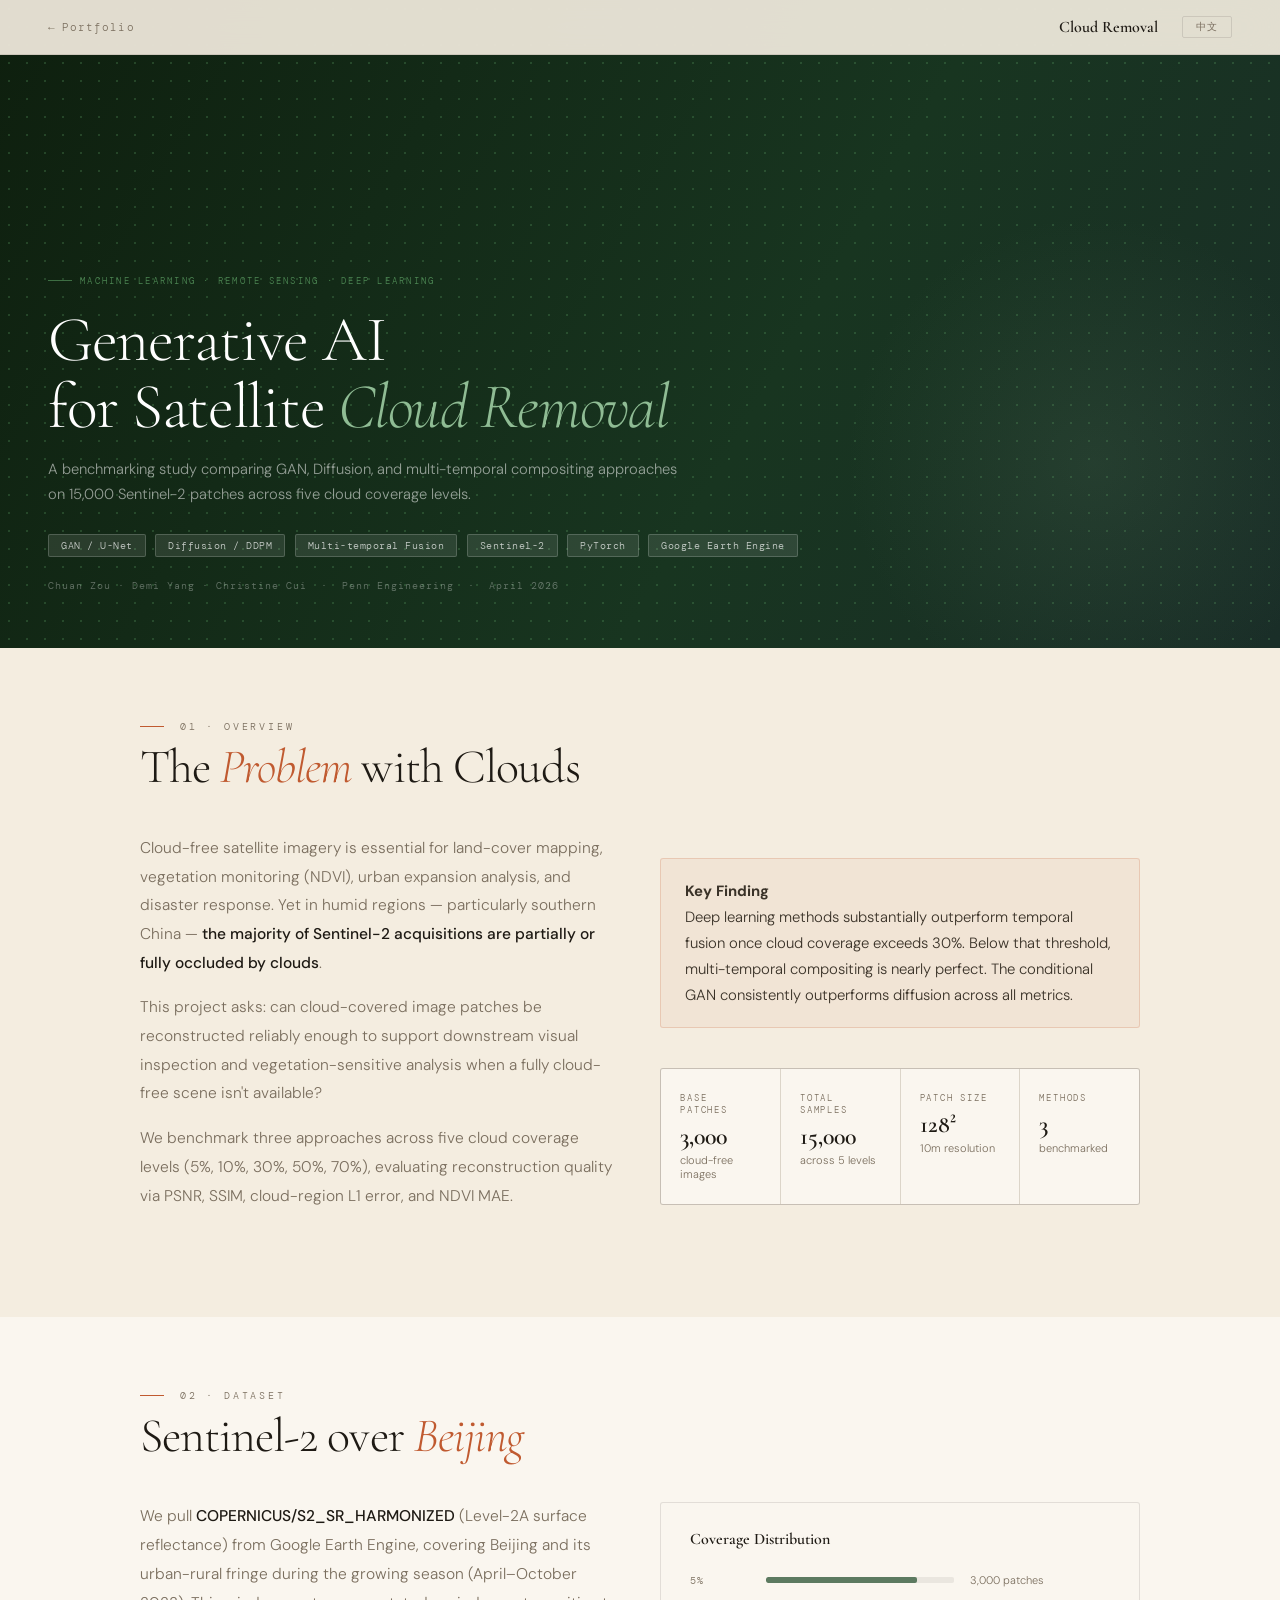
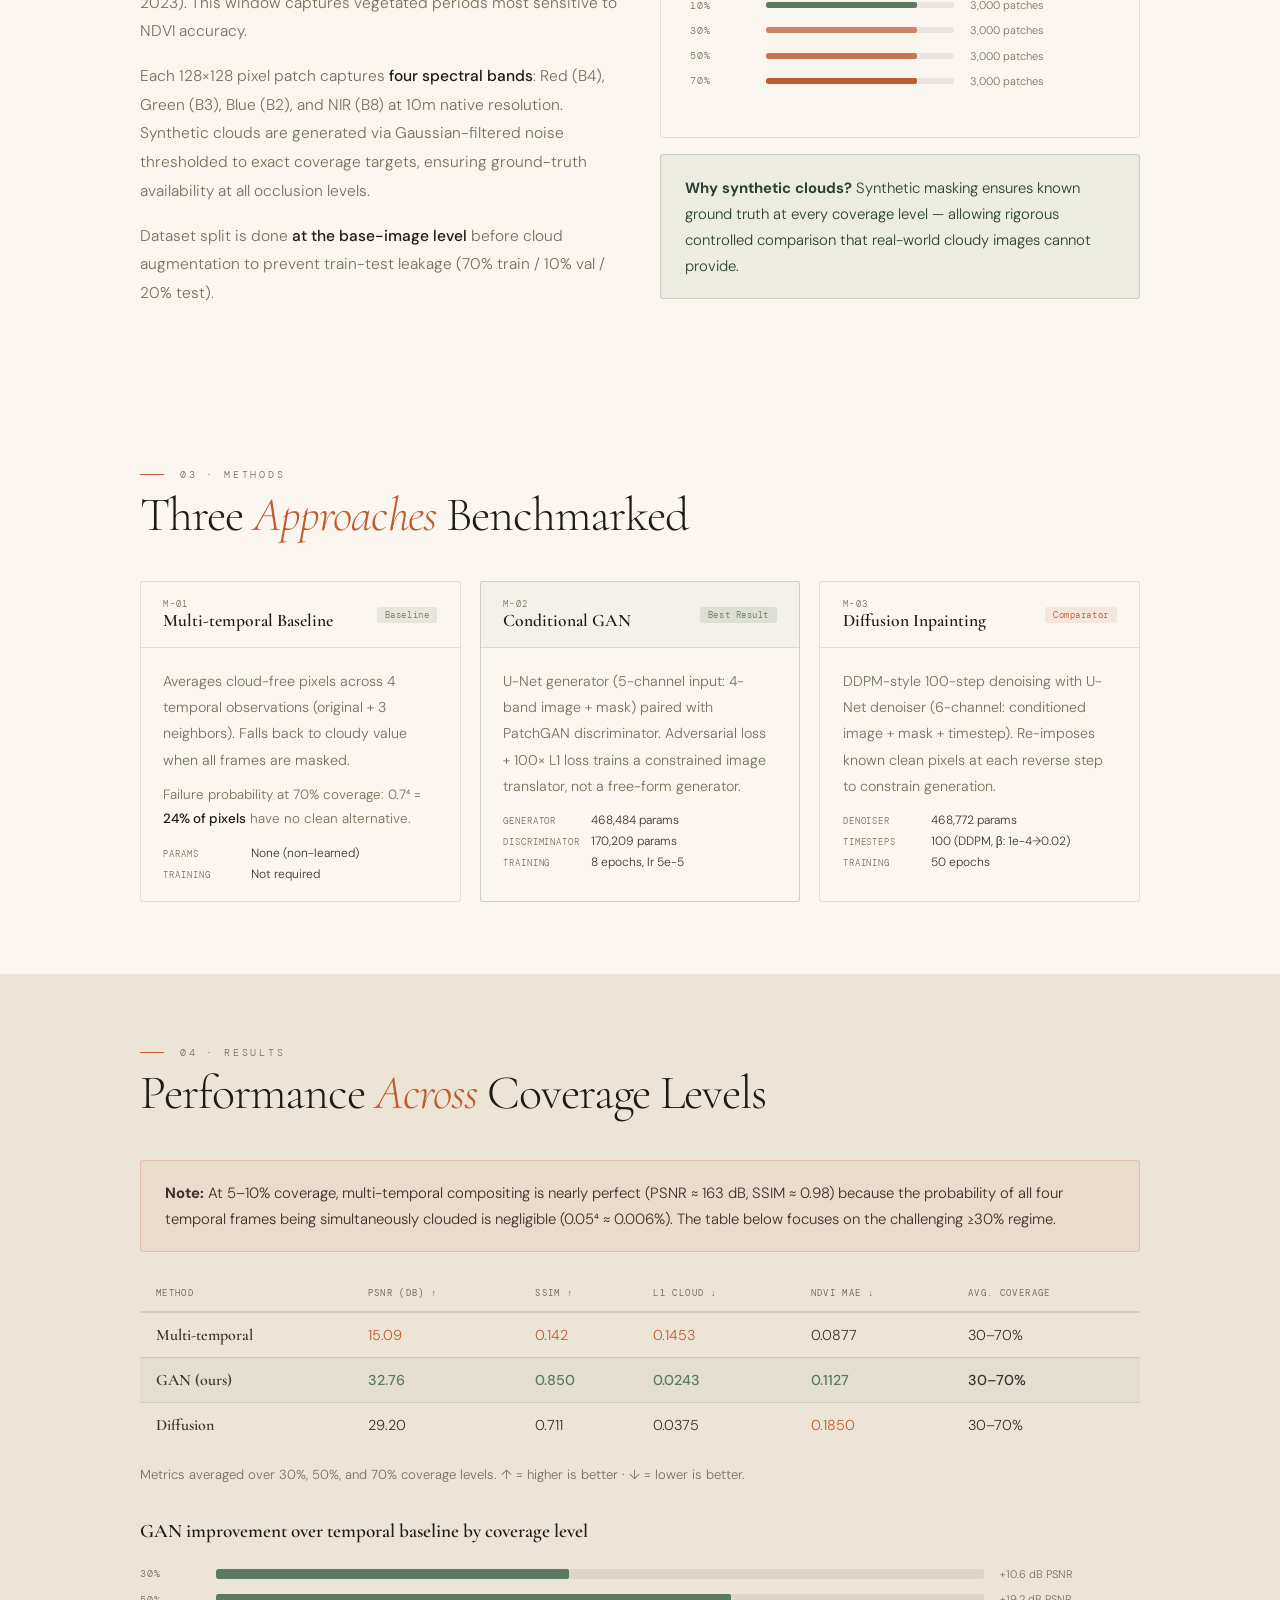
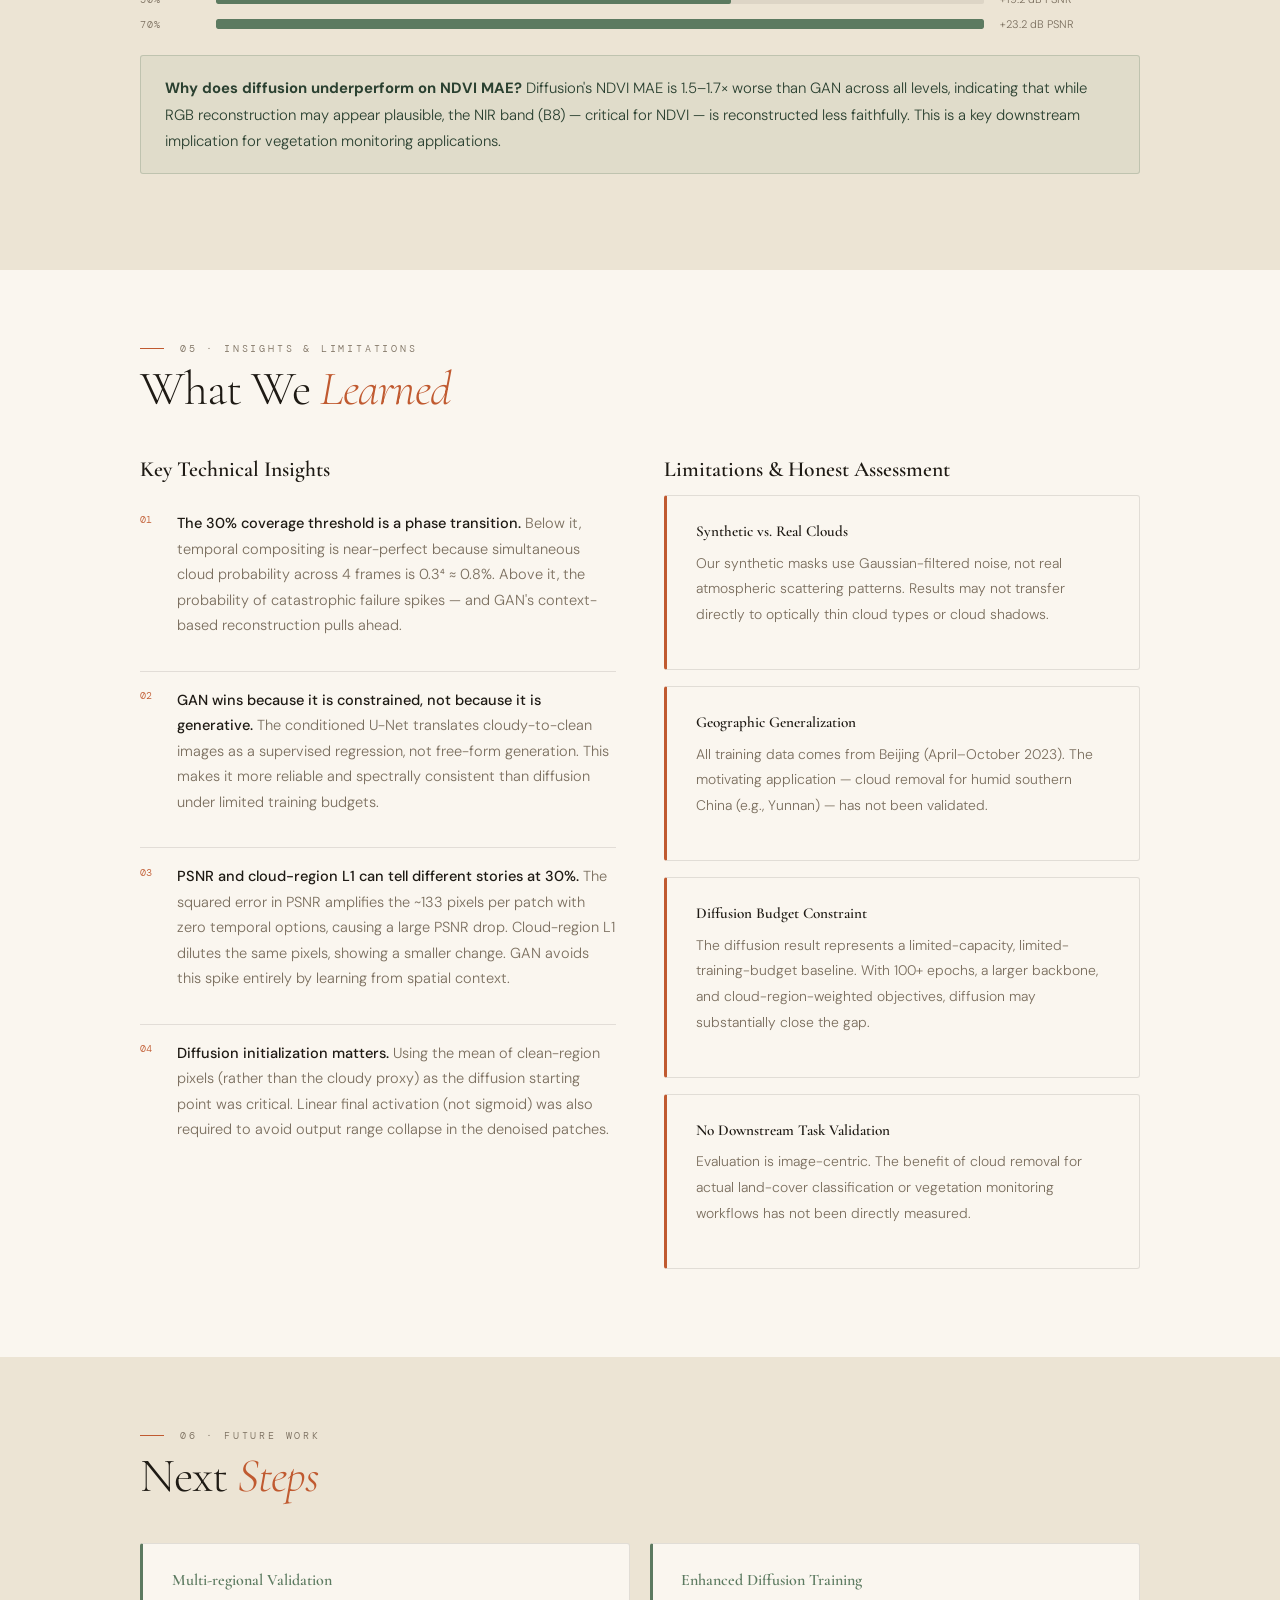
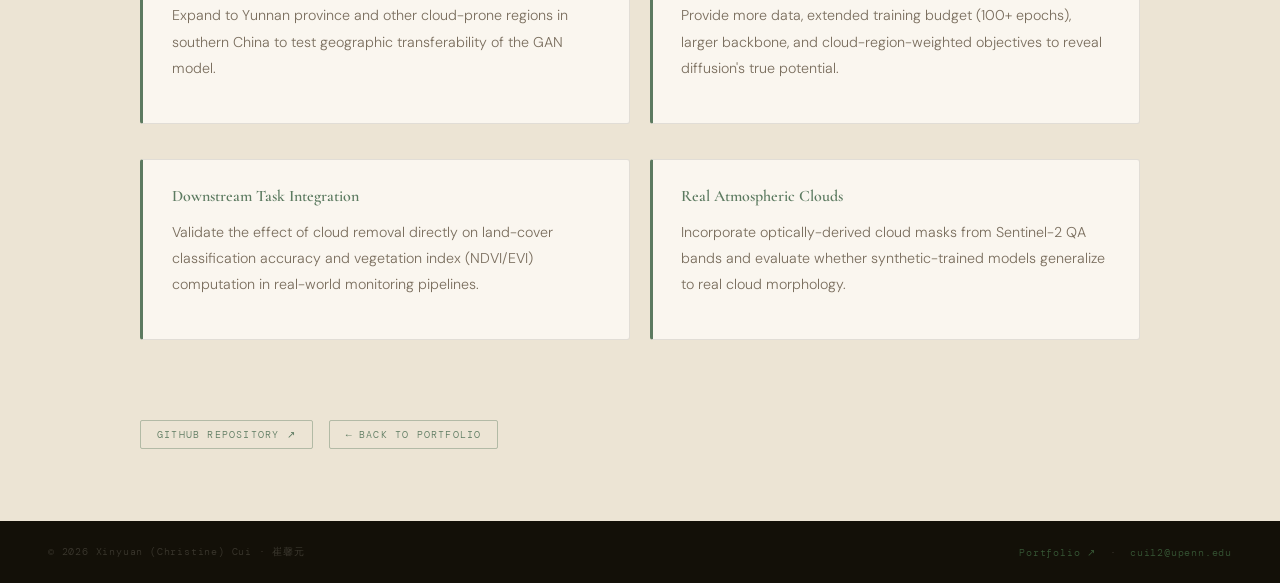
<file: project-cloud-removal.html>
<!DOCTYPE html>
<html lang="en">
<head>
  <meta charset="UTF-8">
  <meta name="viewport" content="width=device-width, initial-scale=1.0">
  <title>Generative AI for Cloud Removal · Christine Cui</title>
  <script>(function(){document.documentElement.classList.add('lang-'+(localStorage.getItem('cc-lang')||'en')+'-active');})();</script>
  <link rel="preconnect" href="https://fonts.googleapis.com">
  <link href="https://fonts.googleapis.com/css2?family=Cormorant+Garamond:ital,wght@0,300;0,400;0,600;1,300;1,500&family=DM+Sans:ital,wght@0,300;0,400;0,500;1,300&family=DM+Mono:wght@300;400&display=swap" rel="stylesheet">
  <style>
    :root {
      --cream:  #f4ede0;
      --cream2: #ece4d4;
      --rust:   #c05a30;
      --sage:   #5c7a60;
      --ink:    #1e1a14;
      --ink2:   #3a3228;
      --muted:  #7a6e5e;
      --border: rgba(30,26,20,.11);
      --white:  #faf6ef;
      --rust-lt:rgba(192,90,48,.1);
      --sage-lt:rgba(92,122,96,.12);
    }
    *,*::before,*::after{margin:0;padding:0;box-sizing:border-box;}
    html{scroll-behavior:smooth;}
    body{background:var(--cream);color:var(--ink);font-family:"DM Sans",sans-serif;font-weight:300;overflow-x:hidden;}

    /* NAV */
    nav{position:fixed;top:0;left:0;right:0;z-index:200;display:flex;justify-content:space-between;align-items:center;padding:1rem 3rem;background:rgba(244,237,224,.92);backdrop-filter:blur(20px);border-bottom:1px solid var(--border);}
    .nav-back{font-family:"DM Mono",monospace;font-size:11px;letter-spacing:.1em;color:var(--muted);text-decoration:none;display:flex;align-items:center;gap:6px;transition:color .2s;}
    .nav-back:hover{color:var(--rust);}
    .nav-right{display:flex;align-items:center;gap:1.5rem;}
    .nav-title{font-family:"Cormorant Garamond",serif;font-size:1rem;font-weight:600;color:var(--ink);}
    .lang-btn{font-family:"DM Mono",monospace;font-size:10px;letter-spacing:.12em;text-transform:uppercase;background:transparent;border:1px solid var(--border);color:var(--muted);padding:5px 13px;cursor:pointer;border-radius:2px;transition:all .18s;line-height:1;}
    .lang-btn:hover{border-color:var(--rust);color:var(--rust);}
    .lang-btn.active-zh{border-color:var(--sage);color:var(--sage);background:var(--sage-lt);}
    html:not(.lang-zh-active) .lang-zh{display:none;}
    html.lang-zh-active .lang-en{display:none;}

    /* HERO */
    .hero{min-height:72vh;background:linear-gradient(120deg,#0e1f0e 0%,#183520 60%,#1a2e28 100%);position:relative;display:flex;align-items:flex-end;padding:0;overflow:hidden;}
    .hero::after{content:"";position:absolute;inset:0;background-image:radial-gradient(rgba(92,160,100,.28) 1px,transparent 1px);background-size:18px 18px;}
    .hero-glow{position:absolute;bottom:-10%;right:-5%;width:500px;height:500px;background:radial-gradient(ellipse,rgba(92,122,96,.18) 0%,transparent 70%);pointer-events:none;}
    .hero-body{position:relative;z-index:2;padding:6rem 3rem 3.5rem;max-width:900px;}
    .hero-kicker{display:inline-flex;align-items:center;gap:8px;font-family:"DM Mono",monospace;font-size:9px;letter-spacing:.25em;text-transform:uppercase;color:rgba(92,160,100,.8);margin-bottom:1.2rem;}
    .hero-kicker::before{content:"";width:24px;height:1px;background:rgba(92,160,100,.6);}
    .hero h1{font-family:"Cormorant Garamond",serif;font-size:clamp(2.2rem,5vw,4rem);font-weight:300;line-height:1.05;letter-spacing:-.02em;color:#fff;margin-bottom:1rem;}
    .hero h1 em{font-style:italic;color:#8fbc94;}
    .hero-sub{font-size:.92rem;color:rgba(255,255,255,.55);max-width:640px;line-height:1.75;margin-bottom:1.6rem;}
    .hero-meta{display:flex;flex-wrap:wrap;gap:.6rem;margin-bottom:1.4rem;}
    .hero-chip{font-family:"DM Mono",monospace;font-size:10px;padding:4px 12px;border-radius:2px;background:rgba(255,255,255,.1);border:1px solid rgba(255,255,255,.18);color:rgba(255,255,255,.75);letter-spacing:.05em;}
    .hero-team{font-family:"DM Mono",monospace;font-size:10px;letter-spacing:.1em;color:rgba(255,255,255,.35);}

    /* SECTIONS */
    section{padding:4.5rem 3rem;}
    .container{max-width:1000px;margin:0 auto;}
    .sec-eyebrow{display:flex;align-items:center;gap:1rem;font-family:"DM Mono",monospace;font-size:10px;letter-spacing:.28em;text-transform:uppercase;color:var(--muted);margin-bottom:.5rem;}
    .sec-eyebrow::before{content:"";width:24px;height:1px;background:var(--rust);}
    h2{font-family:"Cormorant Garamond",serif;font-size:clamp(2rem,4vw,3rem);font-weight:300;letter-spacing:-.02em;line-height:1.1;color:var(--ink);margin-bottom:2.5rem;}
    h2 em{font-style:italic;color:var(--rust);}
    h2 .gr{color:var(--sage);}
    h3{font-family:"Cormorant Garamond",serif;font-size:1.35rem;font-weight:600;color:var(--ink);margin-bottom:.8rem;line-height:1.25;}
    p{color:var(--muted);line-height:1.85;font-size:.97rem;margin-bottom:1rem;}
    p strong{color:var(--ink);font-weight:500;}
    a{color:var(--sage);text-decoration:underline;text-decoration-color:rgba(92,122,96,.3);text-underline-offset:3px;transition:text-decoration-color .2s;}
    a:hover{text-decoration-color:var(--sage);}

    /* OVERVIEW STRIP */
    .overview-strip{display:grid;grid-template-columns:repeat(4,1fr);gap:1px;background:var(--border);border:1px solid var(--border);border-radius:3px;overflow:hidden;margin:2.5rem 0;}
    .ov-item{background:var(--white);padding:1.4rem 1.2rem;}
    .ov-label{font-family:"DM Mono",monospace;font-size:9px;letter-spacing:.2em;text-transform:uppercase;color:var(--muted);margin-bottom:.5rem;}
    .ov-value{font-family:"Cormorant Garamond",serif;font-size:1.5rem;font-weight:600;color:var(--ink);line-height:1.1;}
    .ov-sub{font-size:11px;color:var(--muted);margin-top:.2rem;}

    /* CARDS */
    .card{background:var(--white);border:1px solid var(--border);border-radius:3px;padding:1.6rem 1.8rem;margin-bottom:1rem;}
    .card.rust-accent{border-left:3px solid var(--rust);}
    .card.sage-accent{border-left:3px solid var(--sage);}

    /* CALLOUT */
    .callout{background:rgba(192,90,48,.06);border:1px solid rgba(192,90,48,.2);border-radius:3px;padding:1.2rem 1.5rem;margin:1.5rem 0;font-size:.93rem;color:var(--ink2);line-height:1.75;}
    .callout.sage{background:rgba(92,122,96,.08);border-color:rgba(92,122,96,.25);color:#2a4030;}
    .callout strong{color:inherit;}

    /* GRID */
    .g2{display:grid;grid-template-columns:1fr 1fr;gap:1.2rem;}
    .g3{display:grid;grid-template-columns:1fr 1fr 1fr;gap:1.2rem;}
    @media(max-width:780px){.g2,.g3{grid-template-columns:1fr;}.overview-strip{grid-template-columns:1fr 1fr;}}

    /* METHOD CARDS */
    .method-card{background:var(--white);border:1px solid var(--border);border-radius:3px;overflow:hidden;}
    .method-head{padding:1rem 1.4rem;border-bottom:1px solid var(--border);display:flex;align-items:center;gap:.8rem;}
    .method-num{font-family:"DM Mono",monospace;font-size:9px;letter-spacing:.15em;color:var(--muted);}
    .method-name{font-family:"Cormorant Garamond",serif;font-size:1.1rem;font-weight:600;color:var(--ink);}
    .method-tag{margin-left:auto;font-family:"DM Mono",monospace;font-size:9px;padding:2px 8px;border-radius:2px;letter-spacing:.06em;}
    .tag-baseline{background:rgba(30,26,20,.08);color:var(--muted);}
    .tag-best{background:rgba(92,122,96,.15);color:var(--sage);}
    .tag-comp{background:rgba(192,90,48,.1);color:var(--rust);}
    .method-body{padding:1.2rem 1.4rem;}
    .method-body p{font-size:.89rem;margin-bottom:.6rem;}
    .method-spec{display:flex;flex-direction:column;gap:.3rem;margin-top:.8rem;}
    .spec-row{display:flex;gap:.5rem;align-items:baseline;font-size:12px;}
    .spec-key{font-family:"DM Mono",monospace;font-size:9px;letter-spacing:.1em;color:var(--muted);min-width:80px;text-transform:uppercase;}
    .spec-val{color:var(--ink2);}

    /* RESULTS TABLE */
    .results-table{width:100%;border-collapse:collapse;margin:1.5rem 0;font-size:.9rem;}
    .results-table th{font-family:"DM Mono",monospace;font-size:9px;letter-spacing:.15em;text-transform:uppercase;color:var(--muted);padding:.7rem 1rem;border-bottom:2px solid var(--border);text-align:left;font-weight:400;}
    .results-table td{padding:.75rem 1rem;border-bottom:1px solid var(--border);color:var(--ink2);}
    .results-table tr:last-child td{border-bottom:none;}
    .results-table tr.best-row td{background:rgba(92,122,96,.06);font-weight:500;}
    .results-table tr.best-row td:nth-child(2),.results-table tr.best-row td:nth-child(3){color:var(--sage);}
    .results-table .method-label{font-family:"Cormorant Garamond",serif;font-size:1rem;font-weight:600;}
    .metric-good{color:var(--sage)!important;font-weight:500;}
    .metric-bad{color:var(--rust)!important;}

    /* COVERAGE BARS */
    .coverage-block{margin:1.5rem 0;}
    .cov-row{display:flex;align-items:center;gap:1rem;margin-bottom:.7rem;}
    .cov-label{font-family:"DM Mono",monospace;font-size:10px;letter-spacing:.1em;color:var(--muted);min-width:60px;}
    .cov-bar-wrap{flex:1;background:rgba(30,26,20,.07);border-radius:2px;height:6px;overflow:hidden;}
    .cov-bar{height:100%;border-radius:2px;background:var(--sage);}
    .cov-note{font-size:11px;color:var(--muted);min-width:140px;}

    /* INSIGHT GRID */
    .insight-item{display:flex;gap:.8rem;padding:1rem 0;border-bottom:1px solid var(--border);}
    .insight-item:last-child{border-bottom:none;}
    .insight-num{font-family:"DM Mono",monospace;font-size:10px;color:var(--rust);min-width:24px;margin-top:.1rem;}
    .insight-text{font-size:.91rem;color:var(--muted);line-height:1.75;}
    .insight-text strong{color:var(--ink);}

    /* SECTION BG */
    #methods{background:var(--white);}
    #results{background:var(--cream2);}
    #insights{background:var(--white);}
    #future{background:var(--cream2);}

    /* FOOTER */
    footer{background:#131008;padding:1.5rem 3rem;display:flex;justify-content:space-between;align-items:center;flex-wrap:wrap;gap:.8rem;}
    .ft{font-family:"DM Mono",monospace;font-size:10px;color:rgba(244,237,224,.18);letter-spacing:.08em;}
    .ft a{color:rgba(92,160,100,.5);text-decoration:none;transition:color .2s;}
    .ft a:hover{color:#8fbc94;}

    /* BACK BUTTON */
    .back-btn{display:inline-flex;align-items:center;gap:6px;font-family:"DM Mono",monospace;font-size:10px;letter-spacing:.12em;text-transform:uppercase;color:var(--sage);text-decoration:none;border:1px solid rgba(92,122,96,.4);padding:7px 16px;border-radius:2px;transition:all .18s;margin-top:1.5rem;}
    .back-btn:hover{background:var(--sage);color:#fff;border-color:var(--sage);text-decoration:none;}

    @media(max-width:780px){
      nav{padding:1rem 1.5rem;}
      section{padding:3rem 1.5rem;}
      .hero-body{padding:5rem 1.5rem 2.5rem;}
    }
  </style>
</head>
<body>

<!-- ── NAV ── -->
<nav>
  <a href="index.html" class="nav-back">← <span class="lang-en">Portfolio</span><span class="lang-zh">返回作品集</span></a>
  <div class="nav-right">
    <span class="nav-title">
      <span class="lang-en">Cloud Removal</span>
      <span class="lang-zh">卫星云去除</span>
    </span>
    <button class="lang-btn" id="langToggle" onclick="toggleLang()">中文</button>
  </div>
</nav>


<!-- ── HERO ── -->
<div class="hero">
  <div class="hero-glow"></div>
  <div class="hero-body">
    <div class="hero-kicker">
      <span class="lang-en">Machine Learning · Remote Sensing · Deep Learning</span>
      <span class="lang-zh">机器学习 · 遥感 · 深度学习</span>
    </div>
    <h1>
      <span class="lang-en">Generative AI<br>for Satellite <em>Cloud Removal</em></span>
      <span class="lang-zh">生成式AI<br>用于卫星影像<em>云去除</em></span>
    </h1>
    <p class="hero-sub">
      <span class="lang-en">A benchmarking study comparing GAN, Diffusion, and multi-temporal compositing approaches on 15,000 Sentinel-2 patches across five cloud coverage levels.</span>
      <span class="lang-zh">在五种云覆盖率等级的15,000张Sentinel-2卫星图像上，对GAN、扩散模型与多时相合成方法进行系统性基准测试研究。</span>
    </p>
    <div class="hero-meta">
      <span class="hero-chip">GAN / U-Net</span>
      <span class="hero-chip">Diffusion / DDPM</span>
      <span class="hero-chip">Multi-temporal Fusion</span>
      <span class="hero-chip">Sentinel-2</span>
      <span class="hero-chip">PyTorch</span>
      <span class="hero-chip">Google Earth Engine</span>
    </div>
    <div class="hero-team">
      <span class="lang-en">Chuan Zou · Demi Yang · Christine Cui &nbsp;·&nbsp; Penn Engineering &nbsp;·&nbsp; April 2026</span>
      <span class="lang-zh">邹传 · 杨德米 · 崔馨元 &nbsp;·&nbsp; 宾夕法尼亚大学工程学院 &nbsp;·&nbsp; 2026年4月</span>
    </div>
  </div>
</div>


<!-- ── SECTION 01: OVERVIEW ── -->
<section id="overview">
  <div class="container">
    <div class="sec-eyebrow">
      <span class="lang-en">01 · Overview</span>
      <span class="lang-zh">01 · 项目概述</span>
    </div>
    <h2>
      <span class="lang-en">The <em>Problem</em> with Clouds</span>
      <span class="lang-zh">云层的<em>挑战</em></span>
    </h2>

    <div class="g2" style="align-items:start;gap:2.5rem;">
      <div>
        <div class="lang-en">
          <p>Cloud-free satellite imagery is essential for land-cover mapping, vegetation monitoring (NDVI), urban expansion analysis, and disaster response. Yet in humid regions — particularly southern China — <strong>the majority of Sentinel-2 acquisitions are partially or fully occluded by clouds</strong>.</p>
          <p>This project asks: can cloud-covered image patches be reconstructed reliably enough to support downstream visual inspection and vegetation-sensitive analysis when a fully cloud-free scene isn't available?</p>
          <p>We benchmark three approaches across five cloud coverage levels (5%, 10%, 30%, 50%, 70%), evaluating reconstruction quality via PSNR, SSIM, cloud-region L1 error, and NDVI MAE.</p>
        </div>
        <div class="lang-zh">
          <p>云层无关的卫星影像对土地覆盖制图、植被监测（NDVI）、城市扩张分析和灾害响应至关重要。然而在湿润地区——尤其是中国南方——<strong>大多数Sentinel-2影像都受到不同程度的云层遮挡</strong>。</p>
          <p>本研究探讨：当完全无云影像无法获取时，能否可靠地重建被云层遮挡的图像块，以支持下游的目视解译和植被分析？</p>
          <p>我们在五种云覆盖率等级（5%、10%、30%、50%、70%）上对三种方法进行基准测试，通过PSNR、SSIM、云区L1误差和NDVI MAE评估重建质量。</p>
        </div>
      </div>
      <div>
        <div class="callout">
          <strong class="lang-en">Key Finding</strong><strong class="lang-zh">核心发现</strong><br>
          <span class="lang-en">Deep learning methods substantially outperform temporal fusion once cloud coverage exceeds 30%. Below that threshold, multi-temporal compositing is nearly perfect. The conditional GAN consistently outperforms diffusion across all metrics.</span>
          <span class="lang-zh">当云覆盖率超过30%，深度学习方法大幅优于时序融合方法。低于该阈值时，多时相合成接近完美。条件GAN在所有指标上均优于扩散模型。</span>
        </div>
        <div class="overview-strip">
          <div class="ov-item">
            <div class="ov-label"><span class="lang-en">Base Patches</span><span class="lang-zh">基础图块</span></div>
            <div class="ov-value">3,000</div>
            <div class="ov-sub"><span class="lang-en">cloud-free images</span><span class="lang-zh">无云影像</span></div>
          </div>
          <div class="ov-item">
            <div class="ov-label"><span class="lang-en">Total Samples</span><span class="lang-zh">总样本量</span></div>
            <div class="ov-value">15,000</div>
            <div class="ov-sub"><span class="lang-en">across 5 levels</span><span class="lang-zh">五个覆盖率等级</span></div>
          </div>
          <div class="ov-item">
            <div class="ov-label"><span class="lang-en">Patch Size</span><span class="lang-zh">图块尺寸</span></div>
            <div class="ov-value">128²</div>
            <div class="ov-sub"><span class="lang-en">10m resolution</span><span class="lang-zh">10米分辨率</span></div>
          </div>
          <div class="ov-item">
            <div class="ov-label"><span class="lang-en">Methods</span><span class="lang-zh">方法数量</span></div>
            <div class="ov-value">3</div>
            <div class="ov-sub"><span class="lang-en">benchmarked</span><span class="lang-zh">对比测试</span></div>
          </div>
        </div>
      </div>
    </div>
  </div>
</section>


<!-- ── SECTION 02: DATA ── -->
<section id="data" style="background:var(--white);">
  <div class="container">
    <div class="sec-eyebrow">
      <span class="lang-en">02 · Dataset</span>
      <span class="lang-zh">02 · 数据集</span>
    </div>
    <h2>
      <span class="lang-en">Sentinel-2 over <em>Beijing</em></span>
      <span class="lang-zh">北京地区<em>Sentinel-2</em>影像</span>
    </h2>

    <div class="g2" style="align-items:start;gap:2.5rem;">
      <div>
        <div class="lang-en">
          <p>We pull <strong>COPERNICUS/S2_SR_HARMONIZED</strong> (Level-2A surface reflectance) from Google Earth Engine, covering Beijing and its urban-rural fringe during the growing season (April–October 2023). This window captures vegetated periods most sensitive to NDVI accuracy.</p>
          <p>Each 128×128 pixel patch captures <strong>four spectral bands</strong>: Red (B4), Green (B3), Blue (B2), and NIR (B8) at 10m native resolution. Synthetic clouds are generated via Gaussian-filtered noise thresholded to exact coverage targets, ensuring ground-truth availability at all occlusion levels.</p>
          <p>Dataset split is done <strong>at the base-image level</strong> before cloud augmentation to prevent train-test leakage (70% train / 10% val / 20% test).</p>
        </div>
        <div class="lang-zh">
          <p>我们通过Google Earth Engine获取<strong>COPERNICUS/S2_SR_HARMONIZED</strong>（L2A地表反射率）影像，覆盖北京市及其城乡交错带，时间窗口为生长季（2023年4月–10月）。该时段的植被状况对NDVI精度最为敏感。</p>
          <p>每个128×128像素图块包含<strong>四个光谱波段</strong>：红光（B4）、绿光（B3）、蓝光（B2）和近红外（B8），原始分辨率10米。合成云通过高斯滤波噪声阈值化生成，确保所有遮挡等级均有对应的真实参考值。</p>
          <p>数据集划分在云层增强前以<strong>基础影像为单元</strong>进行，有效防止训练-测试数据泄露（70%训练 / 10%验证 / 20%测试）。</p>
        </div>
      </div>
      <div>
        <div class="card">
          <h3 style="font-size:1rem;margin-bottom:1rem;">
            <span class="lang-en">Coverage Distribution</span>
            <span class="lang-zh">云覆盖率分布</span>
          </h3>
          <div class="coverage-block">
            <div class="cov-row">
              <span class="cov-label">5%</span>
              <div class="cov-bar-wrap"><div class="cov-bar" style="width:80%;background:var(--sage);"></div></div>
              <span class="cov-note" style="font-size:11px;color:var(--muted);">3,000 <span class="lang-en">patches</span><span class="lang-zh">图块</span></span>
            </div>
            <div class="cov-row">
              <span class="cov-label">10%</span>
              <div class="cov-bar-wrap"><div class="cov-bar" style="width:80%;background:var(--sage);"></div></div>
              <span class="cov-note" style="font-size:11px;color:var(--muted);">3,000 <span class="lang-en">patches</span><span class="lang-zh">图块</span></span>
            </div>
            <div class="cov-row">
              <span class="cov-label">30%</span>
              <div class="cov-bar-wrap"><div class="cov-bar" style="width:80%;background:var(--rust);opacity:.7;"></div></div>
              <span class="cov-note" style="font-size:11px;color:var(--muted);">3,000 <span class="lang-en">patches</span><span class="lang-zh">图块</span></span>
            </div>
            <div class="cov-row">
              <span class="cov-label">50%</span>
              <div class="cov-bar-wrap"><div class="cov-bar" style="width:80%;background:var(--rust);opacity:.8;"></div></div>
              <span class="cov-note" style="font-size:11px;color:var(--muted);">3,000 <span class="lang-en">patches</span><span class="lang-zh">图块</span></span>
            </div>
            <div class="cov-row">
              <span class="cov-label">70%</span>
              <div class="cov-bar-wrap"><div class="cov-bar" style="width:80%;background:var(--rust);"></div></div>
              <span class="cov-note" style="font-size:11px;color:var(--muted);">3,000 <span class="lang-en">patches</span><span class="lang-zh">图块</span></span>
            </div>
          </div>
        </div>
        <div class="callout sage" style="margin-top:1rem;">
          <span class="lang-en"><strong>Why synthetic clouds?</strong> Synthetic masking ensures known ground truth at every coverage level — allowing rigorous controlled comparison that real-world cloudy images cannot provide.</span>
          <span class="lang-zh"><strong>为何使用合成云？</strong>合成遮罩确保每种覆盖率等级均有已知真实参考值，从而实现真实云层影像无法提供的严格对照实验。</span>
        </div>
      </div>
    </div>
  </div>
</section>


<!-- ── SECTION 03: METHODS ── -->
<section id="methods">
  <div class="container">
    <div class="sec-eyebrow">
      <span class="lang-en">03 · Methods</span>
      <span class="lang-zh">03 · 方法</span>
    </div>
    <h2>
      <span class="lang-en">Three <em>Approaches</em> Benchmarked</span>
      <span class="lang-zh">三种<em>方法</em>对比测试</span>
    </h2>

    <div class="g3">

      <!-- Method 1: Multi-temporal -->
      <div class="method-card">
        <div class="method-head">
          <div>
            <div class="method-num">M-01</div>
            <div class="method-name">
              <span class="lang-en">Multi-temporal Baseline</span>
              <span class="lang-zh">多时相基准方法</span>
            </div>
          </div>
          <span class="method-tag tag-baseline">
            <span class="lang-en">Baseline</span>
            <span class="lang-zh">基准</span>
          </span>
        </div>
        <div class="method-body">
          <p>
            <span class="lang-en">Averages cloud-free pixels across 4 temporal observations (original + 3 neighbors). Falls back to cloudy value when all frames are masked.</span>
            <span class="lang-zh">在4次时序观测中（原图+3个相邻时相）取无云像素的平均值。当所有时相均被遮挡时，回退使用含云像素值。</span>
          </p>
          <p style="font-size:.84rem;">
            <span class="lang-en">Failure probability at 70% coverage: 0.7⁴ = <strong>24% of pixels</strong> have no clean alternative.</span>
            <span class="lang-zh">70%覆盖率下失效概率：0.7⁴ = <strong>24%的像素</strong>无法找到无云替代值。</span>
          </p>
          <div class="method-spec">
            <div class="spec-row">
              <span class="spec-key"><span class="lang-en">Params</span><span class="lang-zh">参数量</span></span>
              <span class="spec-val"><span class="lang-en">None (non-learned)</span><span class="lang-zh">无（非学习方法）</span></span>
            </div>
            <div class="spec-row">
              <span class="spec-key"><span class="lang-en">Training</span><span class="lang-zh">训练</span></span>
              <span class="spec-val"><span class="lang-en">Not required</span><span class="lang-zh">无需训练</span></span>
            </div>
          </div>
        </div>
      </div>

      <!-- Method 2: GAN -->
      <div class="method-card" style="border-color:rgba(92,122,96,.3);">
        <div class="method-head" style="background:rgba(92,122,96,.04);">
          <div>
            <div class="method-num">M-02</div>
            <div class="method-name">
              <span class="lang-en">Conditional GAN</span>
              <span class="lang-zh">条件生成对抗网络</span>
            </div>
          </div>
          <span class="method-tag tag-best">
            <span class="lang-en">Best Result</span>
            <span class="lang-zh">最优</span>
          </span>
        </div>
        <div class="method-body">
          <p>
            <span class="lang-en">U-Net generator (5-channel input: 4-band image + mask) paired with PatchGAN discriminator. Adversarial loss + 100× L1 loss trains a constrained image translator, not a free-form generator.</span>
            <span class="lang-zh">U-Net生成器（5通道输入：4波段影像+掩膜）配合PatchGAN判别器。对抗损失+100×L1损失训练受约束的图像翻译器，而非无条件生成模型。</span>
          </p>
          <div class="method-spec">
            <div class="spec-row">
              <span class="spec-key"><span class="lang-en">Generator</span><span class="lang-zh">生成器</span></span>
              <span class="spec-val">468,484 <span class="lang-en">params</span><span class="lang-zh">参数</span></span>
            </div>
            <div class="spec-row">
              <span class="spec-key"><span class="lang-en">Discriminator</span><span class="lang-zh">判别器</span></span>
              <span class="spec-val">170,209 <span class="lang-en">params</span><span class="lang-zh">参数</span></span>
            </div>
            <div class="spec-row">
              <span class="spec-key"><span class="lang-en">Training</span><span class="lang-zh">训练</span></span>
              <span class="spec-val">8 <span class="lang-en">epochs, lr 5e-5</span><span class="lang-zh">轮次，学习率5e-5</span></span>
            </div>
          </div>
        </div>
      </div>

      <!-- Method 3: Diffusion -->
      <div class="method-card">
        <div class="method-head">
          <div>
            <div class="method-num">M-03</div>
            <div class="method-name">
              <span class="lang-en">Diffusion Inpainting</span>
              <span class="lang-zh">扩散模型修复</span>
            </div>
          </div>
          <span class="method-tag tag-comp">
            <span class="lang-en">Comparator</span>
            <span class="lang-zh">对照</span>
          </span>
        </div>
        <div class="method-body">
          <p>
            <span class="lang-en">DDPM-style 100-step denoising with U-Net denoiser (6-channel: conditioned image + mask + timestep). Re-imposes known clean pixels at each reverse step to constrain generation.</span>
            <span class="lang-zh">采用100步DDPM去噪过程，U-Net去噪器（6通道：条件影像+掩膜+时步编码）。每个反向步骤中重新施加已知无云像素以约束生成过程。</span>
          </p>
          <div class="method-spec">
            <div class="spec-row">
              <span class="spec-key"><span class="lang-en">Denoiser</span><span class="lang-zh">去噪器</span></span>
              <span class="spec-val">468,772 <span class="lang-en">params</span><span class="lang-zh">参数</span></span>
            </div>
            <div class="spec-row">
              <span class="spec-key"><span class="lang-en">Timesteps</span><span class="lang-zh">时步数</span></span>
              <span class="spec-val">100 (DDPM, β: 1e-4→0.02)</span>
            </div>
            <div class="spec-row">
              <span class="spec-key"><span class="lang-en">Training</span><span class="lang-zh">训练</span></span>
              <span class="spec-val">50 <span class="lang-en">epochs</span><span class="lang-zh">轮次</span></span>
            </div>
          </div>
        </div>
      </div>

    </div>
  </div>
</section>


<!-- ── SECTION 04: RESULTS ── -->
<section id="results">
  <div class="container">
    <div class="sec-eyebrow">
      <span class="lang-en">04 · Results</span>
      <span class="lang-zh">04 · 结果</span>
    </div>
    <h2>
      <span class="lang-en">Performance <em>Across</em> Coverage Levels</span>
      <span class="lang-zh">各覆盖率等级下的<em>性能表现</em></span>
    </h2>

    <div class="callout" style="margin-bottom:1.5rem;">
      <span class="lang-en"><strong>Note:</strong> At 5–10% coverage, multi-temporal compositing is nearly perfect (PSNR ≈ 163 dB, SSIM ≈ 0.98) because the probability of all four temporal frames being simultaneously clouded is negligible (0.05⁴ ≈ 0.006%). The table below focuses on the challenging ≥30% regime.</span>
      <span class="lang-zh"><strong>说明：</strong>在5–10%覆盖率下，多时相合成方法接近完美（PSNR≈163 dB，SSIM≈0.98），因为四个时相同时被云遮挡的概率可忽略不计（0.05⁴≈0.006%）。下表重点展示具有挑战性的≥30%覆盖率情形。</span>
    </div>

    <table class="results-table">
      <thead>
        <tr>
          <th><span class="lang-en">Method</span><span class="lang-zh">方法</span></th>
          <th>PSNR (dB) ↑</th>
          <th>SSIM ↑</th>
          <th>L1 Cloud ↓</th>
          <th>NDVI MAE ↓</th>
          <th><span class="lang-en">Avg. Coverage</span><span class="lang-zh">平均覆盖率</span></th>
        </tr>
      </thead>
      <tbody>
        <tr>
          <td><span class="method-label"><span class="lang-en">Multi-temporal</span><span class="lang-zh">多时相</span></span></td>
          <td class="metric-bad">15.09</td>
          <td class="metric-bad">0.142</td>
          <td class="metric-bad">0.1453</td>
          <td>0.0877</td>
          <td>30–70%</td>
        </tr>
        <tr class="best-row">
          <td><span class="method-label"><span class="lang-en">GAN (ours)</span><span class="lang-zh">GAN（本文）</span></span></td>
          <td class="metric-good">32.76</td>
          <td class="metric-good">0.850</td>
          <td class="metric-good">0.0243</td>
          <td class="metric-good">0.1127</td>
          <td>30–70%</td>
        </tr>
        <tr>
          <td><span class="method-label"><span class="lang-en">Diffusion</span><span class="lang-zh">扩散模型</span></span></td>
          <td>29.20</td>
          <td>0.711</td>
          <td>0.0375</td>
          <td class="metric-bad">0.1850</td>
          <td>30–70%</td>
        </tr>
      </tbody>
    </table>

    <p style="font-size:.82rem;color:var(--muted);margin-top:-.5rem;margin-bottom:2rem;">
      <span class="lang-en">Metrics averaged over 30%, 50%, and 70% coverage levels. ↑ = higher is better · ↓ = lower is better.</span>
      <span class="lang-zh">指标为30%、50%、70%覆盖率等级的平均值。↑ = 越高越好 · ↓ = 越低越好。</span>
    </p>

    <h3 style="font-size:1.2rem;margin-bottom:1rem;">
      <span class="lang-en">GAN improvement over temporal baseline by coverage level</span>
      <span class="lang-zh">GAN相较于时序基准方法在各覆盖率下的PSNR提升</span>
    </h3>

    <div class="coverage-block">
      <div class="cov-row">
        <span class="cov-label">30%</span>
        <div class="cov-bar-wrap" style="height:10px;">
          <div class="cov-bar" style="width:46%;height:100%;"></div>
        </div>
        <span class="cov-note">+10.6 dB PSNR</span>
      </div>
      <div class="cov-row">
        <span class="cov-label">50%</span>
        <div class="cov-bar-wrap" style="height:10px;">
          <div class="cov-bar" style="width:67%;height:100%;"></div>
        </div>
        <span class="cov-note">+19.2 dB PSNR</span>
      </div>
      <div class="cov-row">
        <span class="cov-label">70%</span>
        <div class="cov-bar-wrap" style="height:10px;">
          <div class="cov-bar" style="width:100%;height:100%;"></div>
        </div>
        <span class="cov-note">+23.2 dB PSNR</span>
      </div>
    </div>

    <div class="callout sage" style="margin-top:1.5rem;">
      <span class="lang-en"><strong>Why does diffusion underperform on NDVI MAE?</strong> Diffusion's NDVI MAE is 1.5–1.7× worse than GAN across all levels, indicating that while RGB reconstruction may appear plausible, the NIR band (B8) — critical for NDVI — is reconstructed less faithfully. This is a key downstream implication for vegetation monitoring applications.</span>
      <span class="lang-zh"><strong>扩散模型为何在NDVI MAE上表现较差？</strong>扩散模型的NDVI MAE在各覆盖率等级下均比GAN高1.5–1.7倍，说明尽管RGB重建视觉上尚可，但NDVI计算的关键波段——近红外（B8）——的重建保真度更低。这对植被监测应用具有重要意义。</span>
    </div>
  </div>
</section>


<!-- ── SECTION 05: INSIGHTS ── -->
<section id="insights">
  <div class="container">
    <div class="sec-eyebrow">
      <span class="lang-en">05 · Insights &amp; Limitations</span>
      <span class="lang-zh">05 · 洞察与局限性</span>
    </div>
    <h2>
      <span class="lang-en">What We <em>Learned</em></span>
      <span class="lang-zh">我们学到了<em>什么</em></span>
    </h2>

    <div class="g2" style="gap:3rem;align-items:start;">
      <div>
        <h3>
          <span class="lang-en">Key Technical Insights</span>
          <span class="lang-zh">核心技术洞察</span>
        </h3>
        <div>
          <div class="insight-item">
            <span class="insight-num">01</span>
            <p class="insight-text">
              <span class="lang-en"><strong>The 30% coverage threshold is a phase transition.</strong> Below it, temporal compositing is near-perfect because simultaneous cloud probability across 4 frames is 0.3⁴ ≈ 0.8%. Above it, the probability of catastrophic failure spikes — and GAN's context-based reconstruction pulls ahead.</span>
              <span class="lang-zh"><strong>30%覆盖率是性能分水岭。</strong>低于此值时，时序合成方法接近完美（4帧同时被遮挡的概率仅0.3⁴≈0.8%）。高于此值后，灾难性失败概率急剧上升，基于上下文重建的GAN优势凸显。</span>
            </p>
          </div>
          <div class="insight-item">
            <span class="insight-num">02</span>
            <p class="insight-text">
              <span class="lang-en"><strong>GAN wins because it is constrained, not because it is generative.</strong> The conditioned U-Net translates cloudy-to-clean images as a supervised regression, not free-form generation. This makes it more reliable and spectrally consistent than diffusion under limited training budgets.</span>
              <span class="lang-zh"><strong>GAN胜出是因为其受约束性，而非生成性。</strong>条件U-Net将含云影像翻译为无云影像，本质是有监督回归而非无条件生成。这使其在有限训练资源下比扩散模型更稳定、光谱一致性更好。</span>
            </p>
          </div>
          <div class="insight-item">
            <span class="insight-num">03</span>
            <p class="insight-text">
              <span class="lang-en"><strong>PSNR and cloud-region L1 can tell different stories at 30%.</strong> The squared error in PSNR amplifies the ~133 pixels per patch with zero temporal options, causing a large PSNR drop. Cloud-region L1 dilutes the same pixels, showing a smaller change. GAN avoids this spike entirely by learning from spatial context.</span>
              <span class="lang-zh"><strong>30%覆盖率下PSNR与云区L1可能呈现不同规律。</strong>PSNR的平方误差放大了每个图块约133个无时序可替代像素的影响，导致PSNR大幅下降；云区L1则因稀释效应变化较小。GAN通过学习空间上下文完全规避了这一问题。</span>
            </p>
          </div>
          <div class="insight-item">
            <span class="insight-num">04</span>
            <p class="insight-text">
              <span class="lang-en"><strong>Diffusion initialization matters.</strong> Using the mean of clean-region pixels (rather than the cloudy proxy) as the diffusion starting point was critical. Linear final activation (not sigmoid) was also required to avoid output range collapse in the denoised patches.</span>
              <span class="lang-zh"><strong>扩散模型的初始化至关重要。</strong>以无云区域像素均值（而非含云影像像素）作为扩散起始点至关重要。同时，最终激活函数必须是线性的（而非sigmoid），否则去噪图块的输出值域会发生坍塌。</span>
            </p>
          </div>
        </div>
      </div>
      <div>
        <h3>
          <span class="lang-en">Limitations &amp; Honest Assessment</span>
          <span class="lang-zh">局限性与客观评估</span>
        </h3>
        <div class="card rust-accent" style="margin-bottom:1rem;">
          <h3 style="font-size:.95rem;margin-bottom:.6rem;">
            <span class="lang-en">Synthetic vs. Real Clouds</span>
            <span class="lang-zh">合成云与真实云的差距</span>
          </h3>
          <p style="font-size:.87rem;">
            <span class="lang-en">Our synthetic masks use Gaussian-filtered noise, not real atmospheric scattering patterns. Results may not transfer directly to optically thin cloud types or cloud shadows.</span>
            <span class="lang-zh">合成掩膜采用高斯滤波噪声，而非真实大气散射模式。结果可能不能直接迁移到薄云类型或云阴影情形。</span>
          </p>
        </div>
        <div class="card rust-accent" style="margin-bottom:1rem;">
          <h3 style="font-size:.95rem;margin-bottom:.6rem;">
            <span class="lang-en">Geographic Generalization</span>
            <span class="lang-zh">地理泛化能力</span>
          </h3>
          <p style="font-size:.87rem;">
            <span class="lang-en">All training data comes from Beijing (April–October 2023). The motivating application — cloud removal for humid southern China (e.g., Yunnan) — has not been validated.</span>
            <span class="lang-zh">所有训练数据来自北京（2023年4–10月）。初始动机——面向中国南方湿润地区（如云南）的云去除应用——尚未经过验证。</span>
          </p>
        </div>
        <div class="card rust-accent" style="margin-bottom:1rem;">
          <h3 style="font-size:.95rem;margin-bottom:.6rem;">
            <span class="lang-en">Diffusion Budget Constraint</span>
            <span class="lang-zh">扩散模型资源约束</span>
          </h3>
          <p style="font-size:.87rem;">
            <span class="lang-en">The diffusion result represents a limited-capacity, limited-training-budget baseline. With 100+ epochs, a larger backbone, and cloud-region-weighted objectives, diffusion may substantially close the gap.</span>
            <span class="lang-zh">扩散模型的结果仅代表有限容量和训练资源下的基准水平。若扩展至100+轮训练、更大网络和云区加权损失，性能差距可能显著缩小。</span>
          </p>
        </div>
        <div class="card rust-accent">
          <h3 style="font-size:.95rem;margin-bottom:.6rem;">
            <span class="lang-en">No Downstream Task Validation</span>
            <span class="lang-zh">缺乏下游任务验证</span>
          </h3>
          <p style="font-size:.87rem;">
            <span class="lang-en">Evaluation is image-centric. The benefit of cloud removal for actual land-cover classification or vegetation monitoring workflows has not been directly measured.</span>
            <span class="lang-zh">评估以图像质量为中心。云去除对实际土地覆盖分类或植被监测工作流程的实际效益尚未直接测量。</span>
          </p>
        </div>
      </div>
    </div>
  </div>
</section>


<!-- ── SECTION 06: FUTURE WORK ── -->
<section id="future">
  <div class="container">
    <div class="sec-eyebrow">
      <span class="lang-en">06 · Future Work</span>
      <span class="lang-zh">06 · 未来方向</span>
    </div>
    <h2>
      <span class="lang-en">Next <em>Steps</em></span>
      <span class="lang-zh">下一步<em>研究方向</em></span>
    </h2>

    <div class="g2" style="gap:1.2rem;">
      <div class="card sage-accent">
        <h3 style="font-size:1rem;color:var(--sage);">
          <span class="lang-en">Multi-regional Validation</span>
          <span class="lang-zh">多地区验证</span>
        </h3>
        <p style="font-size:.89rem;">
          <span class="lang-en">Expand to Yunnan province and other cloud-prone regions in southern China to test geographic transferability of the GAN model.</span>
          <span class="lang-zh">扩展至云南省及中国南方其他云层密集地区，测试GAN模型的地理迁移能力。</span>
        </p>
      </div>
      <div class="card sage-accent">
        <h3 style="font-size:1rem;color:var(--sage);">
          <span class="lang-en">Enhanced Diffusion Training</span>
          <span class="lang-zh">增强扩散模型训练</span>
        </h3>
        <p style="font-size:.89rem;">
          <span class="lang-en">Provide more data, extended training budget (100+ epochs), larger backbone, and cloud-region-weighted objectives to reveal diffusion's true potential.</span>
          <span class="lang-zh">扩充数据量，增加训练轮次（100+），使用更大网络和云区加权损失，充分挖掘扩散模型的性能上限。</span>
        </p>
      </div>
      <div class="card sage-accent">
        <h3 style="font-size:1rem;color:var(--sage);">
          <span class="lang-en">Downstream Task Integration</span>
          <span class="lang-zh">下游任务集成</span>
        </h3>
        <p style="font-size:.89rem;">
          <span class="lang-en">Validate the effect of cloud removal directly on land-cover classification accuracy and vegetation index (NDVI/EVI) computation in real-world monitoring pipelines.</span>
          <span class="lang-zh">在真实监测流程中直接验证云去除对土地覆盖分类精度和植被指数（NDVI/EVI）计算的影响。</span>
        </p>
      </div>
      <div class="card sage-accent">
        <h3 style="font-size:1rem;color:var(--sage);">
          <span class="lang-en">Real Atmospheric Clouds</span>
          <span class="lang-zh">真实大气云层测试</span>
        </h3>
        <p style="font-size:.89rem;">
          <span class="lang-en">Incorporate optically-derived cloud masks from Sentinel-2 QA bands and evaluate whether synthetic-trained models generalize to real cloud morphology.</span>
          <span class="lang-zh">引入Sentinel-2 QA波段的光学云掩膜，评估合成训练模型对真实云形态的泛化能力。</span>
        </p>
      </div>
    </div>

    <div style="margin-top:2.5rem;display:flex;gap:1rem;align-items:center;flex-wrap:wrap;">
      <a href="https://github.com/chuanzou/Geo-Evaluate" target="_blank" class="back-btn">GitHub Repository ↗</a>
      <a href="index.html" class="back-btn">← <span class="lang-en">Back to Portfolio</span><span class="lang-zh">返回作品集</span></a>
    </div>
  </div>
</section>


<!-- ── FOOTER ── -->
<footer>
  <span class="ft">© 2026 Xinyuan (Christine) Cui · 崔馨元</span>
  <span class="ft">
    <a href="index.html"><span class="lang-en">Portfolio</span><span class="lang-zh">作品集</span> ↗</a>
    &nbsp;·&nbsp;
    <a href="mailto:cui12@upenn.edu">cui12@upenn.edu</a>
  </span>
</footer>

<script>
let currentLang = localStorage.getItem('cc-lang') || 'en';

function applyLang(lang) {
  const html = document.documentElement;
  html.classList.remove('lang-en-active', 'lang-zh-active');
  html.classList.add('lang-' + lang + '-active');
  html.lang = lang === 'zh' ? 'zh-CN' : 'en';
  const btn = document.getElementById('langToggle');
  if (btn) {
    btn.textContent = lang === 'en' ? '中文' : 'EN';
    btn.classList.toggle('active-zh', lang === 'zh');
  }
  localStorage.setItem('cc-lang', lang);
}

function toggleLang() {
  currentLang = currentLang === 'en' ? 'zh' : 'en';
  applyLang(currentLang);
}

applyLang(currentLang);
</script>
</body>
</html>
</file>
